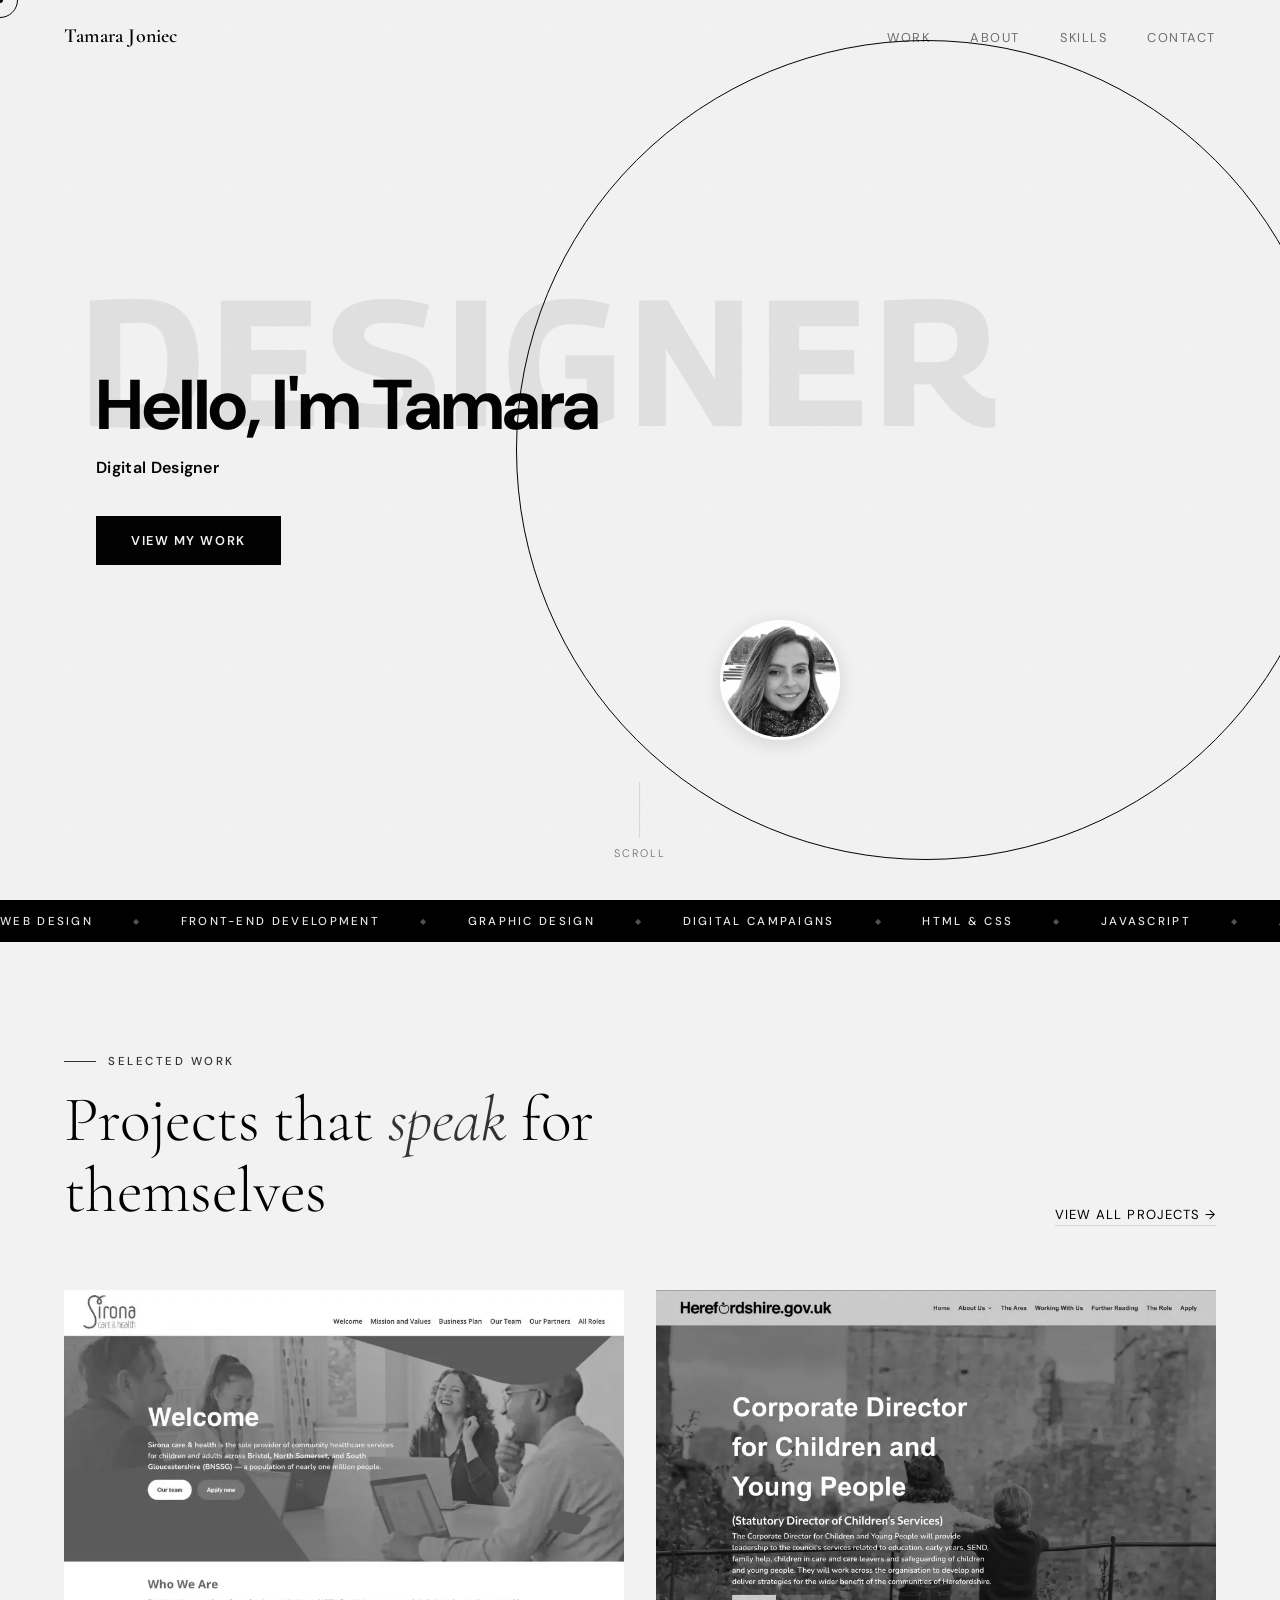
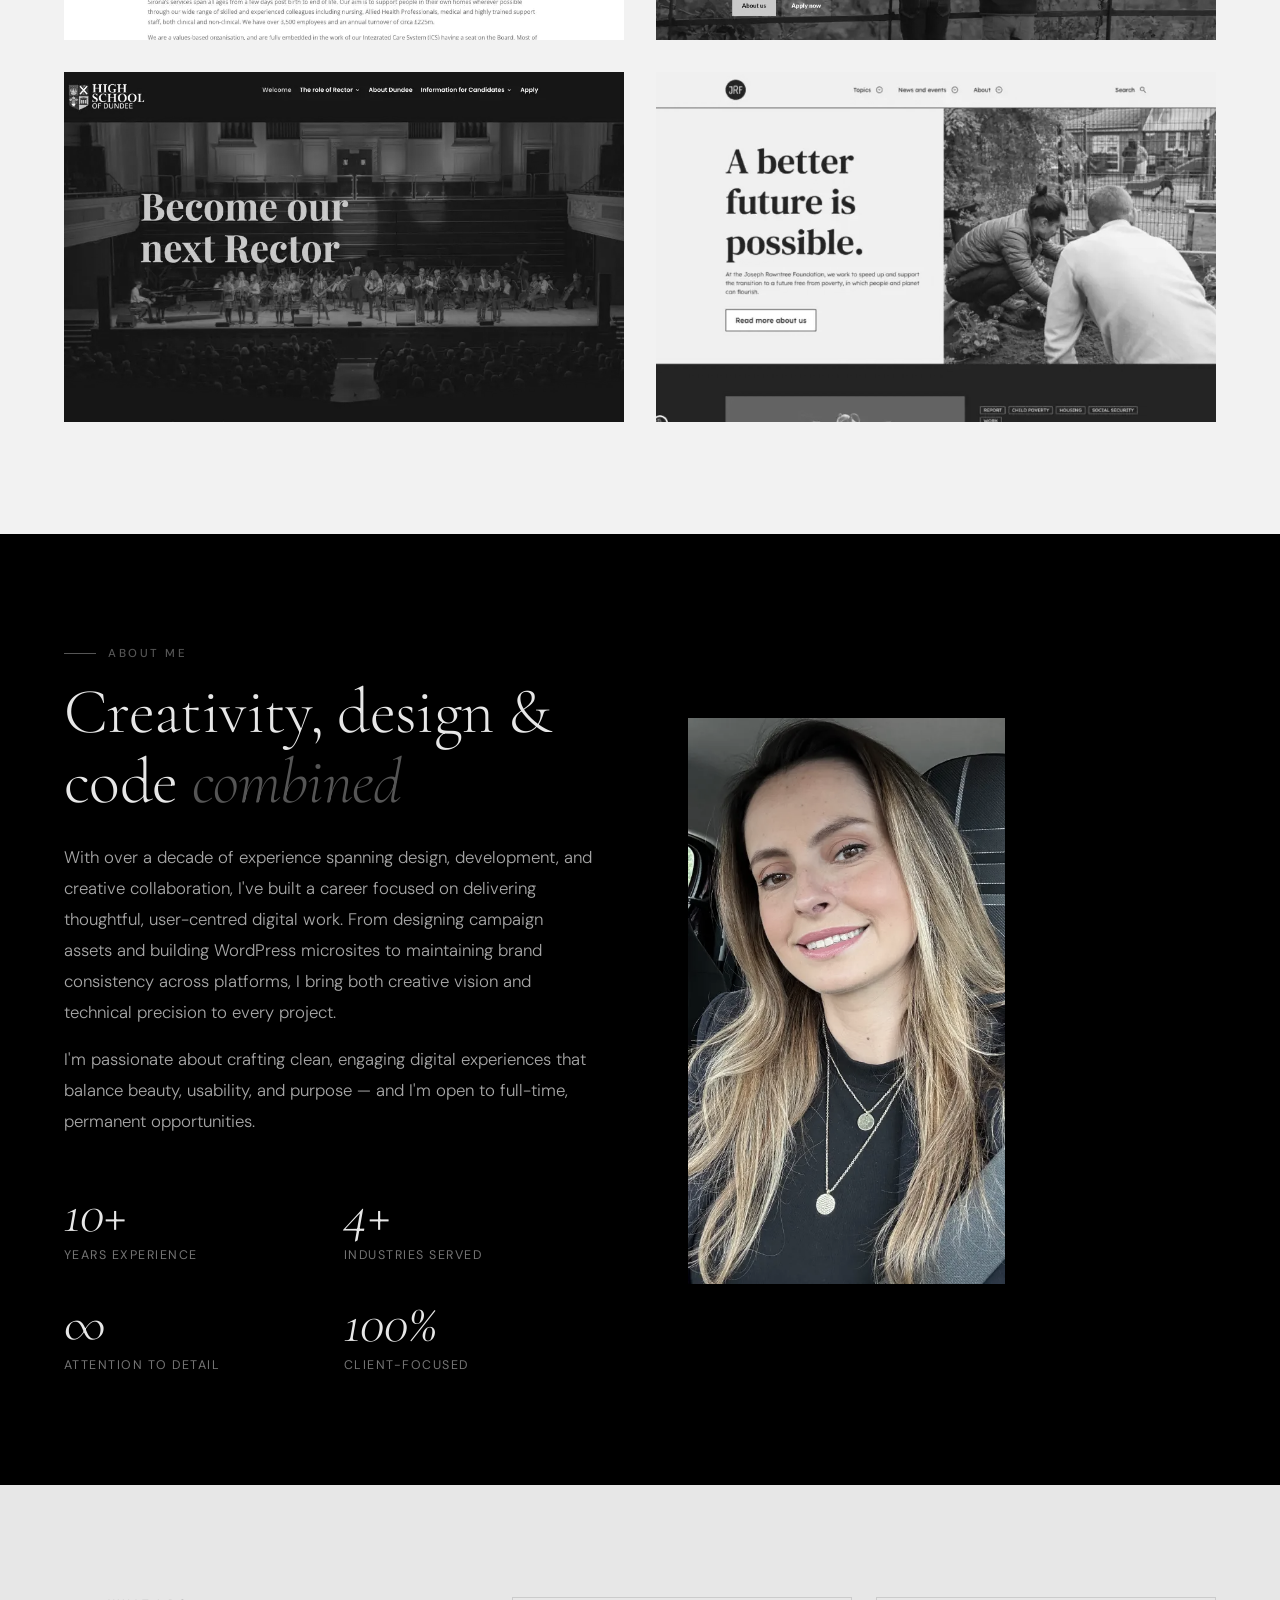
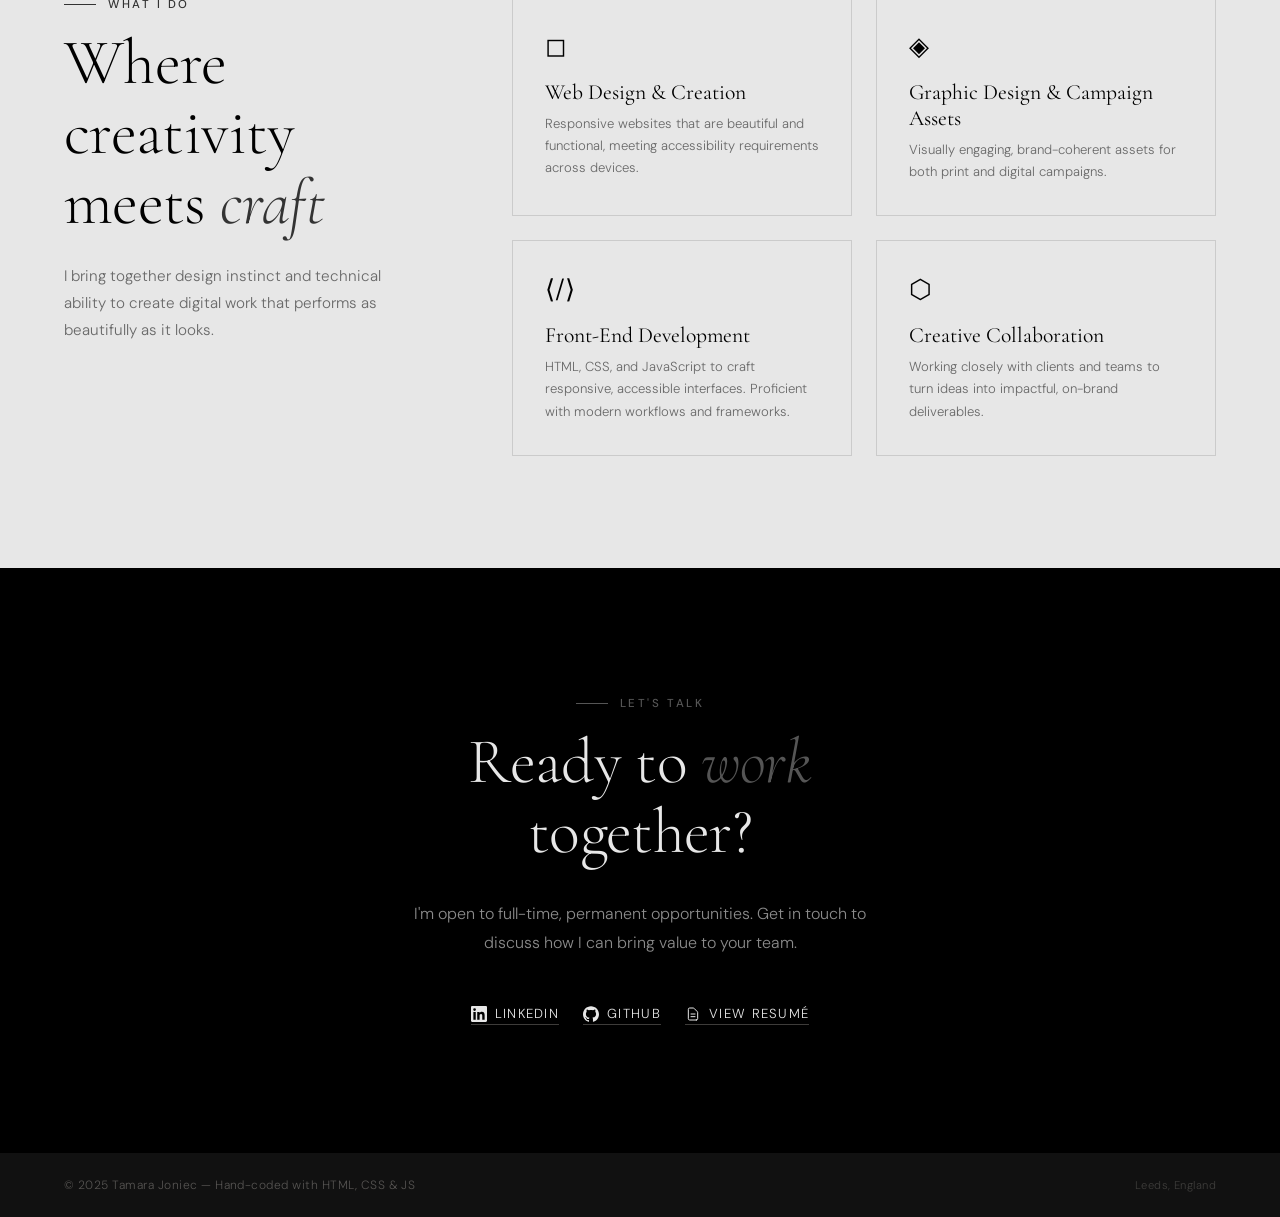
<file: index.html>
<!doctype html>
<html lang="en">
  <head>
    <meta charset="UTF-8" />
    <meta name="viewport" content="width=device-width, initial-scale=1.0" />
    <title>Tamara Joniec — Digital Content Designer</title>
    <link rel="preconnect" href="https://fonts.googleapis.com" />
    <link rel="preconnect" href="https://fonts.gstatic.com" crossorigin />
    <link
      href="https://fonts.googleapis.com/css2?family=Cormorant+Garamond:ital,wght@0,300;0,400;0,600;1,300;1,400&family=DM+Sans:wght@300;400;500&family=Georama:wght@400;500;600&display=swap"
      rel="stylesheet" />
    <style>
      /* ─── Reset & Tokens ──────────────────────────────────────── */
      *,
      *::before,
      *::after {
        box-sizing: border-box;
        margin: 0;
        padding: 0;
      }

      :root {
        --cream: #e7e7e7;
        --ink: #000000;
        --ink-60: rgba(0, 0, 0, 0.55);
        --ink-20: rgba(0, 0, 0, 0.12);
        --rust: #333333;
        --rust-lt: #555555;
        --sage: #666666;
        --warm-wt: #f2f2f2;

        --f-display: "Cormorant Garamond", Georgia, serif;
        --f-body: "DM Sans", sans-serif;

        --ease-out: cubic-bezier(0.16, 1, 0.3, 1);
        --ease-in-out: cubic-bezier(0.76, 0, 0.24, 1);
      }

      html {
        scroll-behavior: smooth;
        font-size: 16px;
      }

      body {
        background: var(--warm-wt);
        color: var(--ink);
        font-family: var(--f-body);
        font-weight: 300;
        overflow-x: hidden;
        cursor: none;
      }

      /* ─── Custom Cursor ─────────────────────────────────────── */
      #cursor-dot,
      #cursor-ring {
        position: fixed;
        border-radius: 50%;
        pointer-events: none;
        z-index: 9999;
        transform: translate(-50%, -50%);
        transition: opacity 0.3s;
      }
      #cursor-dot {
        width: 6px;
        height: 6px;
        background: var(--ink);
      }
      #cursor-ring {
        width: 36px;
        height: 36px;
        border: 1.5px solid var(--ink);
        transition:
          transform 0.12s var(--ease-out),
          width 0.3s,
          height 0.3s,
          background 0.3s;
      }
      body.cursor-hover #cursor-ring {
        width: 60px;
        height: 60px;
        background: rgba(0, 0, 0, 0.06);
      }

      /* ─── Noise Overlay ─────────────────────────────────────── */
      body::before {
        content: "";
        position: fixed;
        inset: 0;
        z-index: 1000;
        pointer-events: none;
        opacity: 0.025;
        background-image: url("data:image/svg+xml,%3Csvg viewBox='0 0 200 200' xmlns='http://www.w3.org/2000/svg'%3E%3Cfilter id='n'%3E%3CfeTurbulence type='fractalNoise' baseFrequency='.9' numOctaves='4' stitchTiles='stitch'/%3E%3C/filter%3E%3Crect width='100%25' height='100%25' filter='url(%23n)'/%3E%3C/svg%3E");
        background-size: 160px 160px;
      }

      /* ─── Nav ───────────────────────────────────────────────── */
      nav {
        position: fixed;
        top: 0;
        left: 0;
        right: 0;
        z-index: 500;
        display: flex;
        align-items: center;
        justify-content: space-between;
        padding: 1.5rem 4rem;
        transition:
          background 0.4s,
          backdrop-filter 0.4s,
          box-shadow 0.4s;
      }
      nav.scrolled {
        background: rgba(242, 242, 242, 0.92);
        backdrop-filter: blur(12px);
        box-shadow: 0 1px 0 var(--ink-20);
      }
      .nav-logo {
        font-family: var(--f-display);
        font-size: 1.25rem;
        font-weight: 600;
        letter-spacing: 0.01em;
        color: var(--ink);
        text-decoration: none;
      }
      .nav-links {
        display: flex;
        gap: 2.5rem;
        list-style: none;
      }
      .nav-links a {
        font-size: 0.8rem;
        font-weight: 400;
        letter-spacing: 0.12em;
        text-transform: uppercase;
        color: var(--ink-60);
        text-decoration: none;
        position: relative;
        transition: color 0.2s;
      }
      .nav-links a::after {
        content: "";
        position: absolute;
        bottom: -3px;
        left: 0;
        width: 0;
        height: 1px;
        background: var(--rust);
        transition: width 0.3s var(--ease-out);
      }
      .nav-links a:hover {
        color: var(--ink);
      }
      .nav-links a:hover::after {
        width: 100%;
      }

      /* ─── Hero ──────────────────────────────────────────────── */
      #hero {
        min-height: 100svh;
        display: grid;
        grid-template-columns: 1fr 1fr;
        align-items: center;
        padding: 0 6rem;
        position: relative;
        overflow: hidden;
        background: var(--warm-wt);
      }

      /* Large watermark word behind heading */
      .hero-bg-text {
        position: absolute;
        font-family: "Georama", var(--f-body);
        font-size: clamp(5rem, 14vw, 13rem);
        font-weight: 700;
        color: rgba(0, 0, 0, 0.07);
        letter-spacing: 0.04em;
        line-height: 1;
        top: 40%;
        left: 5rem;
        transform: translateY(-65%);
        pointer-events: none;
        white-space: nowrap;
        user-select: none;
        text-transform: uppercase;
      }

      /* Left: text content */
      .hero-content {
        position: relative;
        z-index: 2;
        padding: 8rem 0 6rem;
      }

      .hero-title {
        font-family: var(--f-body);
        font-size: clamp(2.8rem, 5.5vw, 5rem);
        font-weight: 700;
        line-height: 1.1;
        letter-spacing: -0.02em;
        color: var(--ink);
        margin-bottom: 1rem;
        opacity: 0;
        animation: fadeUp 0.9s var(--ease-out) 0.25s forwards;
      }

      .hero-sub {
        font-size: 1rem;
        font-weight: 600;
        line-height: 1;
        color: var(--ink);
        letter-spacing: 0.02em;
        margin-bottom: 2.5rem;
        opacity: 0;
        animation: fadeUp 0.9s var(--ease-out) 0.4s forwards;
      }

      .hero-cta {
        display: inline-flex;
        align-items: center;
        gap: 1rem;
        opacity: 0;
        animation: fadeUp 0.9s var(--ease-out) 0.55s forwards;
      }

      .btn-primary {
        display: inline-flex;
        align-items: center;
        gap: 0.6rem;
        background: var(--ink);
        color: #f2f2f2;
        padding: 1rem 2.2rem;
        font-family: var(--f-body);
        font-size: 0.8rem;
        font-weight: 600;
        letter-spacing: 0.12em;
        text-transform: uppercase;
        text-decoration: none;
        transition:
          background 0.25s,
          transform 0.25s var(--ease-out);
      }
      .btn-primary:hover {
        background: var(--rust);
        transform: translateY(-2px);
      }

      .btn-secondary {
        font-size: 0.82rem;
        font-weight: 400;
        letter-spacing: 0.08em;
        text-transform: uppercase;
        color: var(--ink);
        text-decoration: none;
        border-bottom: 1px solid var(--ink-20);
        padding-bottom: 2px;
        transition:
          border-color 0.25s,
          color 0.25s;
      }
      .btn-secondary:hover {
        color: var(--rust);
        border-color: var(--rust);
      }

      /* Right: large outline circle with avatar at bottom */
      .hero-circle-wrap {
        position: relative;
        display: flex;
        align-items: center;
        justify-content: center;
        height: 100vh;
        opacity: 0;
        animation: fadeIn 1.1s var(--ease-out) 0.3s forwards;
      }

      .hero-circle {
        position: absolute;
        /* oversized so it bleeds off the right edge */
        width: clamp(480px, 65vw, 820px);
        height: clamp(480px, 65vw, 820px);
        border-radius: 50%;
        border: 1.5px solid var(--ink);
        /* shift right so right half is clipped */
        right: -28%;
        top: 50%;
        transform: translateY(-50%);
      }

      .hero-avatar-wrap {
        position: absolute;
        /* sits on the bottom edge of the circle */
        bottom: 10rem;
        left: 5rem;
        display: flex;
        flex-direction: column;
        align-items: center;
        gap: 0.55rem;
      }

      .hero-avatar {
        width: 120px;
        height: 120px;
        border-radius: 50%;
        object-fit: cover;
        object-position: top;
        border: 3px solid #fff;
        box-shadow: 0 4px 20px rgba(0, 0, 0, 0.12);
        filter: grayscale(100%);
      }

      /* ─── Scroll indicator ──────────────────────────────────── */
      .scroll-hint {
        position: absolute;
        bottom: 2.5rem;
        left: 50%;
        transform: translateX(-50%);
        display: flex;
        flex-direction: column;
        align-items: center;
        gap: 0.5rem;
        font-size: 0.68rem;
        letter-spacing: 0.18em;
        text-transform: uppercase;
        color: var(--ink-60);
        opacity: 0;
        animation: fadeIn 1s var(--ease-out) 1.2s forwards;
      }
      .scroll-line {
        width: 1px;
        height: 3.5rem;
        background: var(--ink-20);
        position: relative;
        overflow: hidden;
      }
      .scroll-line::after {
        content: "";
        position: absolute;
        top: -100%;
        left: 0;
        width: 100%;
        height: 100%;
        background: var(--ink);
        animation: scrollDown 1.6s var(--ease-in-out) 1.4s infinite;
      }
      @keyframes scrollDown {
        0% {
          top: -100%;
        }
        100% {
          top: 100%;
        }
      }

      /* ─── Section Base ──────────────────────────────────────── */
      section {
        padding: 7rem 4rem;
      }
      .section-label {
        font-size: 0.72rem;
        font-weight: 500;
        letter-spacing: 0.22em;
        text-transform: uppercase;
        color: var(--rust);
        display: flex;
        align-items: center;
        gap: 0.75rem;
        margin-bottom: 1rem;
      }
      .section-label::before {
        content: "";
        width: 2rem;
        height: 1px;
        background: var(--rust);
      }
      h2.section-title {
        font-family: var(--f-display);
        font-size: clamp(2.5rem, 5vw, 4.5rem);
        font-weight: 300;
        line-height: 1.1;
        letter-spacing: -0.01em;
        max-width: 18ch;
      }
      h2.section-title em {
        font-style: italic;
        color: var(--rust);
      }

      /* ─── About ──────────────────────────────────────────────── */
      #about {
        display: grid;
        grid-template-columns: 1fr 1fr;
        gap: 6rem;
        align-items: center;
        background: var(--ink);
        color: var(--cream);
      }
      #about .section-label {
        color: var(--rust-lt);
      }
      #about .section-label::before {
        background: var(--rust-lt);
      }
      #about h2.section-title {
        color: var(--cream);
      }
      #about h2.section-title em {
        color: var(--rust-lt);
      }
      .about-body {
        font-size: 1.05rem;
        line-height: 1.85;
        color: rgba(231, 231, 231, 0.72);
        margin-top: 1.5rem;
      }
      .about-stats {
        display: grid;
        grid-template-columns: 1fr 1fr;
        gap: 2rem;
        margin-top: 3rem;
      }
      .stat-block {
      }
      .stat-num {
        font-family: var(--f-display);
        font-size: 3.5rem;
        font-weight: 300;
        font-style: italic;
        color: var(--cream);
        line-height: 1;
      }
      .stat-label {
        font-size: 0.78rem;
        font-weight: 400;
        letter-spacing: 0.12em;
        text-transform: uppercase;
        color: rgba(231, 231, 231, 0.5);
        margin-top: 0.35rem;
      }
      .about-img-grid {
        display: grid;
        grid-template-columns: 1fr 1fr;
        grid-template-rows: auto auto;
        gap: 1rem;
      }
      .about-img-grid img {
        width: 60%;
        height: 260px;
        object-fit: cover;
        object-position: top;
        filter: grayscale(30%);
      }
      .about-img-grid img:first-child {
        grid-column: 1 / -1;
        height: auto;
      }

      /* ─── Work / Projects ────────────────────────────────────── */
      #work {
        background: var(--warm-wt);
      }
      .work-header {
        display: flex;
        justify-content: space-between;
        align-items: flex-end;
        margin-bottom: 4rem;
      }
      .work-grid {
        display: grid;
        grid-template-columns: repeat(2, 1fr);
        gap: 2rem;
      }
      .project-card {
        position: relative;
        overflow: hidden;
        background: var(--cream);
        aspect-ratio: 16/10;
      }
      .project-card img {
        width: 100%;
        height: 100%;
        object-fit: cover;
        object-position: top;
        transition:
          transform 0.7s var(--ease-out),
          filter 0.5s;
        filter: grayscale(100%);
      }
      .project-card:hover img {
        transform: scale(1.06);
        filter: grayscale(0%);
      }

      .project-overlay {
        position: absolute;
        inset: 0;
        background: linear-gradient(to top, rgba(26, 22, 18, 0.88) 0%, transparent 55%);
        display: flex;
        flex-direction: column;
        justify-content: flex-end;
        padding: 2rem;
        opacity: 0;
        transform: translateY(8px);
        transition:
          opacity 0.4s var(--ease-out),
          transform 0.4s var(--ease-out);
      }
      .project-card:hover .project-overlay {
        opacity: 1;
        transform: translateY(0);
      }
      .project-name {
        font-family: var(--f-display);
        font-size: 1.8rem;
        font-weight: 300;
        font-style: italic;
        color: var(--cream);
        line-height: 1.1;
        margin-bottom: 0.4rem;
      }
      .project-tag {
        font-size: 0.7rem;
        font-weight: 500;
        letter-spacing: 0.16em;
        text-transform: uppercase;
        color: var(--rust-lt);
      }
      .project-arrow {
        position: absolute;
        top: 1.5rem;
        right: 1.5rem;
        width: 44px;
        height: 44px;
        background: var(--ink);
        color: #f2f2f2;
        display: flex;
        align-items: center;
        justify-content: center;
        font-size: 1.1rem;
        text-decoration: none;
        opacity: 0;
        transform: scale(0.8);
        transition:
          opacity 0.35s,
          transform 0.35s var(--ease-out);
      }
      .project-card:hover .project-arrow {
        opacity: 1;
        transform: scale(1);
      }

      /* ─── Skills ─────────────────────────────────────────────── */
      #skills {
        background: var(--cream);
        display: grid;
        grid-template-columns: 1fr 2fr;
        gap: 6rem;
        align-items: start;
      }
      .skills-grid {
        display: grid;
        grid-template-columns: 1fr 1fr;
        gap: 1.5rem;
      }
      .skill-card {
        padding: 2rem;
        border: 1px solid var(--ink-20);
        position: relative;
        overflow: hidden;
        transition:
          border-color 0.3s,
          transform 0.3s var(--ease-out);
      }
      .skill-card::before {
        content: "";
        position: absolute;
        inset: 0 0 auto 0;
        height: 2px;
        background: var(--rust);
        transform: scaleX(0);
        transform-origin: left;
        transition: transform 0.4s var(--ease-out);
      }
      .skill-card:hover {
        border-color: transparent;
        transform: translateY(-4px);
      }
      .skill-card:hover::before {
        transform: scaleX(1);
      }
      .skill-icon {
        font-size: 1.6rem;
        margin-bottom: 1rem;
      }
      .skill-name {
        font-family: var(--f-display);
        font-size: 1.35rem;
        font-weight: 400;
        margin-bottom: 0.5rem;
      }
      .skill-desc {
        font-size: 0.82rem;
        color: var(--ink-60);
        line-height: 1.7;
      }

      /* ─── Contact / Footer ───────────────────────────────────── */
      #contact {
        background: var(--ink);
        color: var(--cream);
        text-align: center;
        padding: 8rem 4rem;
      }
      #contact .section-label {
        justify-content: center;
        color: var(--rust-lt);
      }
      #contact .section-label::before {
        background: var(--rust-lt);
      }
      #contact h2.section-title {
        color: var(--cream);
        text-align: center;
        margin: 0.5rem auto 2rem;
        max-width: 20ch;
      }
      #contact h2.section-title em {
        color: var(--rust-lt);
      }
      .contact-sub {
        color: rgba(231, 231, 231, 0.6);
        max-width: 42ch;
        margin: 0 auto 3rem;
        line-height: 1.8;
        font-size: 1rem;
      }
      .contact-links {
        display: flex;
        align-items: center;
        justify-content: center;
        gap: 1.5rem;
        flex-wrap: wrap;
      }
      .contact-links a {
        display: inline-flex;
        align-items: center;
        gap: 0.5rem;
        color: var(--cream);
        text-decoration: none;
        font-size: 0.82rem;
        letter-spacing: 0.1em;
        text-transform: uppercase;
        border-bottom: 1px solid rgba(245, 240, 232, 0.25);
        padding-bottom: 2px;
        transition:
          color 0.2s,
          border-color 0.2s;
      }
      .contact-links a:hover {
        color: var(--rust-lt);
        border-color: var(--rust-lt);
      }

      .footer-bar {
        background: #111;
        padding: 1.5rem 4rem;
        display: flex;
        justify-content: space-between;
        align-items: center;
      }
      .footer-bar p {
        font-size: 0.75rem;
        color: rgba(245, 240, 232, 0.3);
        letter-spacing: 0.04em;
      }

      /* ─── Reveal Animations ─────────────────────────────────── */
      @keyframes fadeUp {
        from {
          opacity: 0;
          transform: translateY(32px);
        }
        to {
          opacity: 1;
          transform: translateY(0);
        }
      }
      @keyframes fadeIn {
        from {
          opacity: 0;
        }
        to {
          opacity: 1;
        }
      }
      .reveal {
        opacity: 0;
        transform: translateY(28px);
        transition:
          opacity 0.8s var(--ease-out),
          transform 0.8s var(--ease-out);
      }
      .reveal.visible {
        opacity: 1;
        transform: translateY(0);
      }
      .reveal-delay-1 {
        transition-delay: 0.1s;
      }
      .reveal-delay-2 {
        transition-delay: 0.2s;
      }
      .reveal-delay-3 {
        transition-delay: 0.3s;
      }
      .reveal-delay-4 {
        transition-delay: 0.4s;
      }

      /* ─── Mobile Nav Hamburger ───────────────────────────────── */
      .nav-toggle {
        display: none;
        flex-direction: column;
        gap: 5px;
        cursor: pointer;
      }
      .nav-toggle span {
        display: block;
        width: 24px;
        height: 1.5px;
        background: var(--ink);
        transition: 0.3s;
      }

      /* ─── Responsive ─────────────────────────────────────────── */
      @media (max-width: 900px) {
        nav {
          padding: 1.25rem 2rem;
        }
        .nav-toggle {
          display: flex;
          z-index: 600;
        }
        .nav-links {
          position: fixed;
          inset: 0;
          background: var(--warm-wt);
          flex-direction: column;
          align-items: center;
          justify-content: center;
          gap: 3rem;
          font-size: 1.1rem;
          transform: translateX(100%);
          transition: transform 0.4s var(--ease-out);
          z-index: 550;
        }
        .nav-links.open {
          transform: translateX(0);
        }
        .nav-links a {
          font-size: 1.1rem;
        }

        #hero {
          grid-template-columns: 1fr;
          padding: 7rem 2rem 4rem;
        }
        .hero-circle-wrap {
          height: 60vw;
          min-height: 300px;
        }
        .hero-circle {
          width: 80vw;
          height: 80vw;
          right: -30%;
        }
        .hero-avatar-wrap {
          right: 5rem;
          top: 3rem;
        }
        .hero-avatar {
          width: 90px;
          height: 90px;
        }

        section {
          padding: 5rem 2rem;
        }
        #about {
          grid-template-columns: 1fr;
          gap: 3rem;
        }
        .about-img-grid {
          display: none;
        }
        .work-grid {
          grid-template-columns: 1fr;
        }
        .work-header {
          flex-direction: column;
          align-items: flex-start;
          gap: 1rem;
        }
        #skills {
          grid-template-columns: 1fr;
          gap: 3rem;
        }
        .skills-grid {
          grid-template-columns: 1fr;
        }
        .footer-bar {
          flex-direction: column;
          gap: 0.75rem;
          text-align: center;
        }
      }

      @media (max-width: 500px) {
        .hero-avatar-wrap {
          left: 5rem;
          top: 3.5rem;
        }
        .hero-content {
          padding: 1rem 1rem;
        }
        .hero-bg-text {
          font-size: 3rem;
        }
      }

      /* ─── Horizontal rule accent ─────────────────────────────── */
      hr.accent {
        border: none;
        height: 1px;
        background: var(--ink-20);
        margin: 3rem 0;
      }

      /* Marquee strip */
      .marquee-strip {
        background: var(--ink);
        overflow: hidden;
        padding: 0.85rem 0;
        display: flex;
      }
      .marquee-track {
        display: flex;
        gap: 2.5rem;
        animation: marquee 18s linear infinite;
        white-space: nowrap;
      }
      .marquee-track span {
        font-size: 0.72rem;
        font-weight: 500;
        letter-spacing: 0.2em;
        text-transform: uppercase;
        color: var(--cream);
        flex-shrink: 0;
      }
      .marquee-track span.dot {
        color: rgba(231, 231, 231, 0.35);
        font-size: 0.5rem;
        align-self: center;
      }
      @keyframes marquee {
        from {
          transform: translateX(0);
        }
        to {
          transform: translateX(-50%);
        }
      }
    </style>
  </head>
  <body>
    <!-- Custom cursor -->
    <div id="cursor-dot"></div>
    <div id="cursor-ring"></div>

    <!-- Nav -->
    <nav id="main-nav">
      <a href="#" class="nav-logo">Tamara Joniec</a>
      <div class="nav-toggle" id="nav-toggle" aria-label="Menu"><span></span><span></span><span></span></div>
      <ul class="nav-links" id="nav-links">
        <li><a href="#work">Work</a></li>
        <li><a href="#about">About</a></li>
        <li><a href="#skills">Skills</a></li>
        <li><a href="#contact">Contact</a></li>
      </ul>
    </nav>

    <!-- Hero -->
    <section id="hero">
      <div class="hero-bg-text" aria-hidden="true">DESIGNER</div>

      <div class="hero-content">
        <h1 class="hero-title">Hello, I'm Tamara</h1>
        <p class="hero-sub">Digital Designer</p>
        <div class="hero-cta">
          <a href="#work" class="btn-primary">View My Work</a>
        </div>
      </div>

      <div class="hero-circle-wrap" aria-hidden="true">
        <div class="hero-circle"></div>
        <div class="hero-avatar-wrap">
          <img class="hero-avatar" src="./images/portrait-2.webp" alt="Tamara Joniec" />
        </div>
      </div>

      <div class="scroll-hint" aria-hidden="true">
        <div class="scroll-line"></div>
        <span>Scroll</span>
      </div>
    </section>

    <!-- Marquee -->
    <div class="marquee-strip" aria-hidden="true">
      <div class="marquee-track">
        <span>Web Design</span><span class="dot">◆</span> <span>Front-End Development</span><span class="dot">◆</span> <span>Graphic Design</span
        ><span class="dot">◆</span> <span>Digital Campaigns</span><span class="dot">◆</span> <span>HTML &amp; CSS</span><span class="dot">◆</span>
        <span>JavaScript</span><span class="dot">◆</span> <span>Accessibility</span><span class="dot">◆</span> <span>Brand Identity</span
        ><span class="dot">◆</span>
        <!-- duplicate for seamless loop -->
        <span>Web Design</span><span class="dot">◆</span> <span>Front-End Development</span><span class="dot">◆</span> <span>Graphic Design</span
        ><span class="dot">◆</span> <span>Digital Campaigns</span><span class="dot">◆</span> <span>HTML &amp; CSS</span><span class="dot">◆</span>
        <span>JavaScript</span><span class="dot">◆</span> <span>Accessibility</span><span class="dot">◆</span> <span>Brand Identity</span
        ><span class="dot">◆</span>
      </div>
    </div>

    <!-- Work -->
    <section id="work">
      <div class="work-header">
        <div>
          <p class="section-label reveal">Selected Work</p>
          <h2 class="section-title reveal reveal-delay-1">Projects that <em>speak</em> for themselves</h2>
        </div>
        <a href="./work.html" rel="noopener" class="btn-secondary reveal">View all projects →</a>
      </div>

      <div class="work-grid">
        <a href="https://sirona-appointments.co.uk/" target="_blank" rel="noopener" class="project-card reveal">
          <img src="./images/Sirona.webp" alt="Sirona Appointments website screenshot" loading="lazy" />
          <div class="project-overlay">
            <p class="project-tag">Web Design &amp; Development</p>
            <h3 class="project-name">Sirona Appointments</h3>
          </div>
          <div class="project-arrow" aria-label="View project">↗</div>
        </a>

        <a href="https://join-herefordshire.co.uk/" target="_blank" rel="noopener" class="project-card reveal reveal-delay-1">
          <img src="./images/Herefordshire-1.webp" alt="Join Herefordshire website screenshot" loading="lazy" />
          <div class="project-overlay">
            <p class="project-tag">Web Design &amp; Development</p>
            <h3 class="project-name">Join Herefordshire</h3>
          </div>
          <div class="project-arrow" aria-label="View project">↗</div>
        </a>

        <a href="https://hsdrector.co.uk/" target="_blank" rel="noopener" class="project-card reveal reveal-delay-2">
          <img src="./images/rector.webp" alt="HSD Rector website screenshot" loading="lazy" />
          <div class="project-overlay">
            <p class="project-tag">Web Design &amp; Development</p>
            <h3 class="project-name">HSD Rector</h3>
          </div>
          <div class="project-arrow" aria-label="View project">↗</div>
        </a>

        <a href="https://www.jrf.org.uk/" target="_blank" rel="noopener" class="project-card reveal reveal-delay-3">
          <img src="./images/JRF.webp" alt="JRF website screenshot" loading="lazy" />
          <div class="project-overlay">
            <p class="project-tag">Digital Campaign</p>
            <h3 class="project-name">Joseph Rowntree Foundation</h3>
          </div>
          <div class="project-arrow" aria-label="View project">↗</div>
        </a>
      </div>
    </section>

    <!-- About -->
    <section id="about">
      <div class="about-text">
        <p class="section-label reveal">About Me</p>
        <h2 class="section-title reveal reveal-delay-1">Creativity, design &amp; code <em>combined</em></h2>
        <p class="about-body reveal reveal-delay-2">
          With over a decade of experience spanning design, development, and creative collaboration, I've built a career focused on delivering thoughtful,
          user-centred digital work. From designing campaign assets and building WordPress microsites to maintaining brand consistency across platforms, I bring
          both creative vision and technical precision to every project.
        </p>
        <p class="about-body reveal reveal-delay-2" style="margin-top: 1rem">
          I'm passionate about crafting clean, engaging digital experiences that balance beauty, usability, and purpose — and I'm open to full-time, permanent
          opportunities.
        </p>
        <div class="about-stats reveal reveal-delay-3">
          <div class="stat-block">
            <div class="stat-num">10+</div>
            <div class="stat-label">Years Experience</div>
          </div>
          <div class="stat-block">
            <div class="stat-num">4+</div>
            <div class="stat-label">Industries served</div>
          </div>
          <div class="stat-block">
            <div class="stat-num">∞</div>
            <div class="stat-label">Attention to detail</div>
          </div>
          <div class="stat-block">
            <div class="stat-num">100%</div>
            <div class="stat-label">Client-focused</div>
          </div>
        </div>
      </div>
      <div class="about-img-grid reveal reveal-delay-2">
        <img src="./images/portrait-1.webp" alt="Tamara Joniec" loading="lazy" />
      </div>
    </section>

    <!-- Skills -->
    <section id="skills">
      <div>
        <p class="section-label reveal">What I Do</p>
        <h2 class="section-title reveal reveal-delay-1">Where creativity meets <em>craft</em></h2>
        <p style="margin-top: 1.5rem; font-size: 0.95rem; line-height: 1.8; color: var(--ink-60); max-width: 32ch" class="reveal reveal-delay-2">
          I bring together design instinct and technical ability to create digital work that performs as beautifully as it looks.
        </p>
      </div>

      <div class="skills-grid">
        <div class="skill-card reveal">
          <div class="skill-icon">◻</div>
          <div class="skill-name">Web Design &amp; Creation</div>
          <p class="skill-desc">Responsive websites that are beautiful and functional, meeting accessibility requirements across devices.</p>
        </div>
        <div class="skill-card reveal reveal-delay-1">
          <div class="skill-icon">◈</div>
          <div class="skill-name">Graphic Design &amp; Campaign Assets</div>
          <p class="skill-desc">Visually engaging, brand-coherent assets for both print and digital campaigns.</p>
        </div>
        <div class="skill-card reveal reveal-delay-2">
          <div class="skill-icon">⟨/⟩</div>
          <div class="skill-name">Front-End Development</div>
          <p class="skill-desc">HTML, CSS, and JavaScript to craft responsive, accessible interfaces. Proficient with modern workflows and frameworks.</p>
        </div>
        <div class="skill-card reveal reveal-delay-3">
          <div class="skill-icon">⬡</div>
          <div class="skill-name">Creative Collaboration</div>
          <p class="skill-desc">Working closely with clients and teams to turn ideas into impactful, on-brand deliverables.</p>
        </div>
      </div>
    </section>

    <!-- Contact -->
    <section id="contact">
      <p class="section-label reveal">Let's Talk</p>
      <h2 class="section-title reveal reveal-delay-1">Ready to <em>work</em><br />together?</h2>
      <p class="contact-sub reveal reveal-delay-2">
        I'm open to full-time, permanent opportunities. Get in touch to discuss how I can bring value to your team.
      </p>
      <div class="contact-links reveal reveal-delay-3">
        <a href="https://www.linkedin.com/in/tamara-joniec/" target="_blank" rel="noopener">
          <svg width="16" height="16" fill="currentColor" viewBox="0 0 24 24">
            <path
              d="M20.447 20.452h-3.554v-5.569c0-1.328-.027-3.037-1.852-3.037-1.853 0-2.136 1.445-2.136 2.939v5.667H9.351V9h3.414v1.561h.046c.477-.9 1.637-1.85 3.37-1.85 3.601 0 4.267 2.37 4.267 5.455v6.286zM5.337 7.433a2.062 2.062 0 01-2.063-2.065 2.064 2.064 0 112.063 2.065zm1.782 13.019H3.555V9h3.564v11.452zM22.225 0H1.771C.792 0 0 .774 0 1.729v20.542C0 23.227.792 24 1.771 24h20.451C23.2 24 24 23.227 24 22.271V1.729C24 .774 23.2 0 22.222 0h.003z" />
          </svg>
          LinkedIn
        </a>
        <a href="https://github.com/TamaraJoniec" target="_blank" rel="noopener">
          <svg width="16" height="16" fill="currentColor" viewBox="0 0 24 24">
            <path
              d="M12 .297c-6.63 0-12 5.373-12 12 0 5.303 3.438 9.8 8.205 11.385.6.113.82-.258.82-.577 0-.285-.01-1.04-.015-2.04-3.338.724-4.042-1.61-4.042-1.61C4.422 18.07 3.633 17.7 3.633 17.7c-1.087-.744.084-.729.084-.729 1.205.084 1.838 1.236 1.838 1.236 1.07 1.835 2.809 1.305 3.495.998.108-.776.417-1.305.76-1.605-2.665-.3-5.466-1.332-5.466-5.93 0-1.31.465-2.38 1.235-3.22-.135-.303-.54-1.523.105-3.176 0 0 1.005-.322 3.3 1.23.96-.267 1.98-.399 3-.405 1.02.006 2.04.138 3 .405 2.28-1.552 3.285-1.23 3.285-1.23.645 1.653.24 2.873.12 3.176.765.84 1.23 1.91 1.23 3.22 0 4.61-2.805 5.625-5.475 5.92.42.36.81 1.096.81 2.22 0 1.606-.015 2.896-.015 3.286 0 .315.21.69.825.57C20.565 22.092 24 17.592 24 12.297c0-6.627-5.373-12-12-12" />
          </svg>
          GitHub
        </a>
        <a href="./cv.html" target="_blank" rel="noopener">
          <svg width="16" height="16" fill="none" viewBox="0 0 24 24" stroke="currentColor" stroke-width="1.5">
            <path
              stroke-linecap="round"
              stroke-linejoin="round"
              d="M9 12h6m-6 4h6m2 5H7a2 2 0 01-2-2V5a2 2 0 012-2h5.586a1 1 0 01.707.293l5.414 5.414a1 1 0 01.293.707V19a2 2 0 01-2 2z" />
          </svg>
          View Resumé
        </a>
      </div>
    </section>

    <!-- Footer -->
    <footer class="footer-bar">
      <p>© 2025 Tamara Joniec — Hand-coded with HTML, CSS &amp; JS</p>
      <p style="font-size: 0.7rem; color: rgba(245, 240, 232, 0.2)">Leeds, England</p>
    </footer>

    <script>
      // ── Cursor ──────────────────────────────────────
      const dot = document.getElementById("cursor-dot");
      const ring = document.getElementById("cursor-ring");
      let mx = 0,
        my = 0,
        rx = 0,
        ry = 0;

      document.addEventListener("mousemove", (e) => {
        mx = e.clientX;
        my = e.clientY;
      });

      (function animateCursor() {
        rx += (mx - rx) * 0.14;
        ry += (my - ry) * 0.14;
        dot.style.left = mx + "px";
        dot.style.top = my + "px";
        ring.style.left = rx + "px";
        ring.style.top = ry + "px";
        requestAnimationFrame(animateCursor);
      })();

      document.querySelectorAll("a, button, .project-card").forEach((el) => {
        el.addEventListener("mouseenter", () => document.body.classList.add("cursor-hover"));
        el.addEventListener("mouseleave", () => document.body.classList.remove("cursor-hover"));
      });

      // ── Sticky Nav ──────────────────────────────────
      const nav = document.getElementById("main-nav");
      window.addEventListener("scroll", () => {
        nav.classList.toggle("scrolled", window.scrollY > 60);
      });

      // ── Mobile Nav ──────────────────────────────────
      const toggle = document.getElementById("nav-toggle");
      const navLinks = document.getElementById("nav-links");
      toggle.addEventListener("click", () => {
        navLinks.classList.toggle("open");
      });
      navLinks.querySelectorAll("a").forEach((a) => {
        a.addEventListener("click", () => navLinks.classList.remove("open"));
      });

      // ── Scroll Reveal ───────────────────────────────
      const reveals = document.querySelectorAll(".reveal");
      const observer = new IntersectionObserver(
        (entries) => {
          entries.forEach((entry) => {
            if (entry.isIntersecting) {
              entry.target.classList.add("visible");
              observer.unobserve(entry.target);
            }
          });
        },
        { threshold: 0.12 },
      );
      reveals.forEach((el) => observer.observe(el));

      // ── Parallax hero bg text ───────────────────────
      const bgText = document.querySelector(".hero-bg-text");
      window.addEventListener("scroll", () => {
        if (bgText) bgText.style.transform = `translateY(calc(-50% + ${window.scrollY * 0.3}px))`;
      });
    </script>
  </body>
</html>
</file>
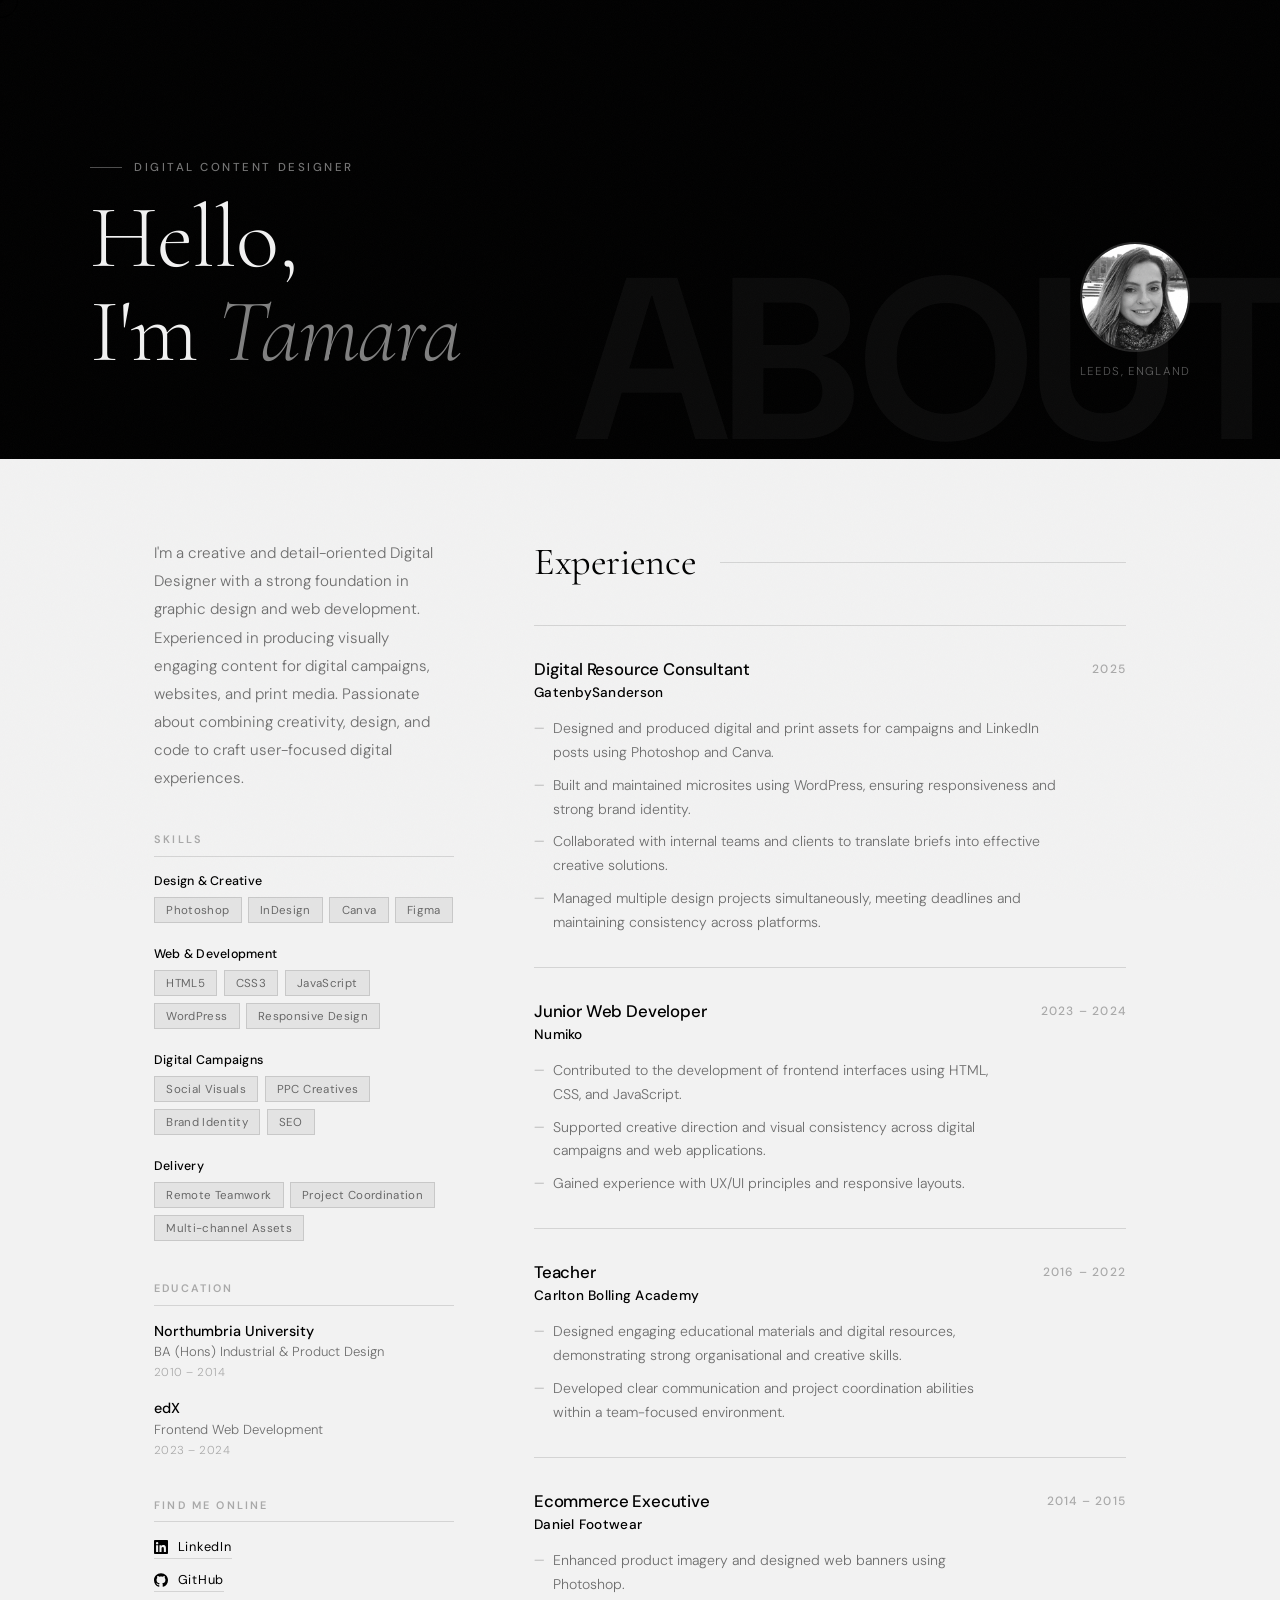
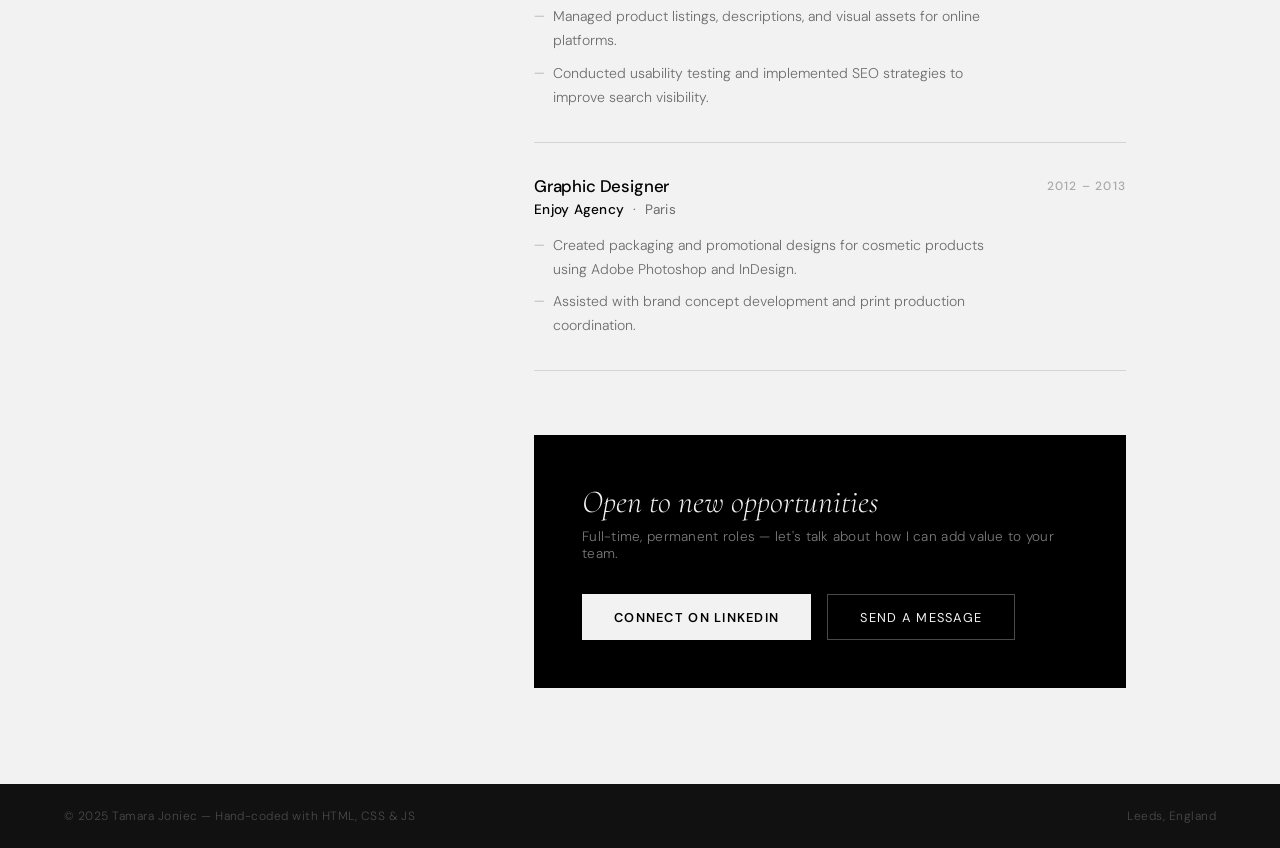
<file: cv.html>
<!doctype html>
<html lang="en">
  <head>
    <meta charset="UTF-8" />
    <meta name="viewport" content="width=device-width, initial-scale=1.0" />
    <title>About — Tamara Joniec</title>
    <link rel="preconnect" href="https://fonts.googleapis.com" />
    <link rel="preconnect" href="https://fonts.gstatic.com" crossorigin />
    <link
      href="https://fonts.googleapis.com/css2?family=Cormorant+Garamond:ital,wght@0,300;0,400;0,600;1,300;1,400&family=DM+Sans:wght@300;400;500;600&display=swap"
      rel="stylesheet" />
    <style>
      /* ─── Reset & Tokens ─────────────────────────────────── */
      *,
      *::before,
      *::after {
        box-sizing: border-box;
        margin: 0;
        padding: 0;
      }

      :root {
        --cream: #e7e7e7;
        --ink: #000000;
        --ink-60: rgba(0, 0, 0, 0.55);
        --ink-30: rgba(0, 0, 0, 0.3);
        --ink-20: rgba(0, 0, 0, 0.12);
        --ink-08: rgba(0, 0, 0, 0.06);
        --rust: #333333;
        --rust-lt: #555555;
        --warm-wt: #f2f2f2;

        --f-display: "Cormorant Garamond", Georgia, serif;
        --f-body: "DM Sans", sans-serif;

        --ease-out: cubic-bezier(0.16, 1, 0.3, 1);
        --ease-in-out: cubic-bezier(0.76, 0, 0.24, 1);

        --max-w: 1100px;
        --pad-x: clamp(1.5rem, 5vw, 5rem);
      }

      html {
        scroll-behavior: smooth;
        font-size: 16px;
      }

      body {
        background: var(--warm-wt);
        color: var(--ink);
        font-family: var(--f-body);
        font-weight: 300;
        overflow-x: hidden;
        cursor: none;
      }

      /* ─── Noise overlay ─────────────────────────────────── */
      body::before {
        content: "";
        position: fixed;
        inset: 0;
        z-index: 1000;
        pointer-events: none;
        opacity: 0.025;
        background-image: url("data:image/svg+xml,%3Csvg viewBox='0 0 200 200' xmlns='http://www.w3.org/2000/svg'%3E%3Cfilter id='n'%3E%3CfeTurbulence type='fractalNoise' baseFrequency='.9' numOctaves='4' stitchTiles='stitch'/%3E%3C/filter%3E%3Crect width='100%25' height='100%25' filter='url(%23n)'/%3E%3C/svg%3E");
        background-size: 160px 160px;
      }

      /* ─── Custom Cursor ─────────────────────────────────── */
      #cursor-dot,
      #cursor-ring {
        position: fixed;
        border-radius: 50%;
        pointer-events: none;
        z-index: 9999;
        transform: translate(-50%, -50%);
        transition: opacity 0.3s;
      }
      #cursor-dot {
        width: 6px;
        height: 6px;
        background: var(--ink);
      }
      #cursor-ring {
        width: 36px;
        height: 36px;
        border: 1.5px solid var(--ink);
        transition:
          transform 0.12s var(--ease-out),
          width 0.3s,
          height 0.3s,
          background 0.3s;
      }
      body.cursor-hover #cursor-ring {
        width: 56px;
        height: 56px;
        background: rgba(0, 0, 0, 0.05);
      }

      /* ─── Nav ────────────────────────────────────────────── */
      nav {
        position: fixed;
        top: 0;
        left: 0;
        right: 0;
        z-index: 500;
        display: flex;
        align-items: center;
        justify-content: space-between;
        padding: 1.5rem var(--pad-x);
        transition:
          background 0.4s,
          box-shadow 0.4s;
      }
      nav.scrolled {
        background: rgba(242, 242, 242, 0.92);
        backdrop-filter: blur(12px);
        box-shadow: 0 1px 0 var(--ink-20);
      }
      .nav-logo {
        font-family: var(--f-display);
        font-size: 1.25rem;
        font-weight: 600;
        letter-spacing: 0.01em;
        color: var(--ink);
        text-decoration: none;
      }
      .nav-links {
        display: flex;
        gap: 2.5rem;
        list-style: none;
      }
      .nav-links a {
        font-size: 0.8rem;
        font-weight: 400;
        letter-spacing: 0.12em;
        text-transform: uppercase;
        color: var(--ink-60);
        text-decoration: none;
        position: relative;
        transition: color 0.2s;
      }
      .nav-links a.active {
        color: var(--ink);
      }
      .nav-links a::after {
        content: "";
        position: absolute;
        bottom: -3px;
        left: 0;
        width: 0;
        height: 1px;
        background: var(--ink);
        transition: width 0.3s var(--ease-out);
      }
      .nav-links a:hover,
      .nav-links a.active {
        color: var(--ink);
      }
      .nav-links a:hover::after,
      .nav-links a.active::after {
        width: 100%;
      }
      .nav-toggle {
        display: none;
        flex-direction: column;
        gap: 5px;
        cursor: pointer;
        z-index: 600;
      }
      .nav-toggle span {
        display: block;
        width: 24px;
        height: 1.5px;
        background: var(--ink);
        transition: 0.3s;
      }

      /* ─── Page Header ────────────────────────────────────── */
      .page-header {
        padding: 10rem var(--pad-x) 5rem;
        background: var(--ink);
        position: relative;
        overflow: hidden;
      }
      .page-header-bg {
        position: absolute;
        font-family: var(--f-body);
        font-size: clamp(5rem, 18vw, 16rem);
        font-weight: 700;
        text-transform: uppercase;
        letter-spacing: -0.02em;
        color: rgba(255, 255, 255, 0.04);
        bottom: -1rem;
        right: -1rem;
        line-height: 1;
        pointer-events: none;
        user-select: none;
      }
      .page-header-inner {
        max-width: var(--max-w);
        margin: 0 auto;
        display: grid;
        grid-template-columns: 1fr auto;
        align-items: end;
        gap: 3rem;
      }
      .page-eyebrow {
        font-size: 0.72rem;
        font-weight: 500;
        letter-spacing: 0.22em;
        text-transform: uppercase;
        color: rgba(255, 255, 255, 0.45);
        display: flex;
        align-items: center;
        gap: 0.75rem;
        margin-bottom: 1rem;
        opacity: 0;
        animation: fadeUp 0.7s var(--ease-out) 0.1s forwards;
      }
      .page-eyebrow::before {
        content: "";
        width: 2rem;
        height: 1px;
        background: rgba(255, 255, 255, 0.3);
      }
      .page-title {
        font-family: var(--f-display);
        font-size: clamp(3rem, 7vw, 6rem);
        font-weight: 300;
        line-height: 1.05;
        color: #f2f2f2;
        letter-spacing: -0.01em;
        opacity: 0;
        animation: fadeUp 0.8s var(--ease-out) 0.2s forwards;
      }
      .page-title em {
        font-style: italic;
        color: rgba(255, 255, 255, 0.5);
      }
      .page-header-avatar {
        opacity: 0;
        animation: fadeIn 0.9s var(--ease-out) 0.35s forwards;
        display: flex;
        flex-direction: column;
        align-items: center;
        gap: 0.75rem;
      }
      .page-header-avatar img {
        width: 110px;
        height: 110px;
        border-radius: 50%;
        object-fit: cover;
        object-position: top;
        border: 2px solid rgba(255, 255, 255, 0.15);
        filter: grayscale(100%);
      }
      .page-header-avatar span {
        font-size: 0.72rem;
        letter-spacing: 0.1em;
        text-transform: uppercase;
        color: rgba(255, 255, 255, 0.35);
      }

      /* ─── Main Layout ────────────────────────────────────── */
      .page-body {
        max-width: var(--max-w);
        margin: 0 auto;
        padding: 5rem var(--pad-x) 6rem;
        display: grid;
        grid-template-columns: 300px 1fr;
        gap: 5rem;
        align-items: start;
      }

      /* ─── Sidebar ────────────────────────────────────────── */
      .sidebar {
        position: sticky;
        top: 7rem;
      }

      .sidebar-bio {
        font-size: 0.95rem;
        line-height: 1.85;
        color: var(--ink-60);
        margin-bottom: 2.5rem;
        opacity: 0;
        animation: fadeUp 0.8s var(--ease-out) 0.3s forwards;
      }

      .sidebar-section {
        margin-bottom: 2.5rem;
      }
      .sidebar-label {
        font-size: 0.68rem;
        font-weight: 600;
        letter-spacing: 0.2em;
        text-transform: uppercase;
        color: var(--ink-30);
        margin-bottom: 1rem;
        padding-bottom: 0.6rem;
        border-bottom: 1px solid var(--ink-20);
      }

      .skill-group {
        margin-bottom: 1.4rem;
      }
      .skill-group-name {
        font-size: 0.78rem;
        font-weight: 500;
        color: var(--ink);
        margin-bottom: 0.5rem;
        letter-spacing: 0.02em;
      }
      .skill-tags {
        display: flex;
        flex-wrap: wrap;
        gap: 0.4rem;
      }
      .skill-tag {
        font-size: 0.72rem;
        font-weight: 400;
        background: var(--ink-08);
        color: var(--ink-60);
        padding: 0.3rem 0.7rem;
        border: 1px solid var(--ink-20);
        letter-spacing: 0.03em;
        transition:
          background 0.2s,
          color 0.2s,
          border-color 0.2s;
      }
      .skill-tag:hover {
        background: var(--ink);
        color: #f2f2f2;
        border-color: var(--ink);
      }

      .edu-item {
        margin-bottom: 1.2rem;
      }
      .edu-school {
        font-size: 0.9rem;
        font-weight: 500;
        color: var(--ink);
      }
      .edu-degree {
        font-size: 0.82rem;
        color: var(--ink-60);
        margin-top: 0.15rem;
        line-height: 1.5;
      }
      .edu-year {
        font-size: 0.72rem;
        color: var(--ink-30);
        margin-top: 0.2rem;
        letter-spacing: 0.04em;
      }

      .sidebar-links {
        display: flex;
        flex-direction: column;
        gap: 0.75rem;
      }
      .sidebar-link {
        display: inline-flex;
        align-items: center;
        gap: 0.6rem;
        font-size: 0.8rem;
        font-weight: 400;
        letter-spacing: 0.06em;
        text-decoration: none;
        color: var(--ink);
        border-bottom: 1px solid var(--ink-20);
        padding-bottom: 3px;
        transition:
          color 0.2s,
          border-color 0.2s;
        width: fit-content;
      }
      .sidebar-link:hover {
        color: var(--rust-lt);
        border-color: var(--rust-lt);
      }

      /* ─── Main Content ───────────────────────────────────── */
      .main-content {
      }

      /* Section heading row */
      .content-section {
        margin-bottom: 4rem;
      }
      .content-section-header {
        display: flex;
        align-items: center;
        gap: 1.5rem;
        margin-bottom: 2.5rem;
      }
      .content-section-title {
        font-family: var(--f-display);
        font-size: clamp(1.8rem, 3vw, 2.5rem);
        font-weight: 400;
        letter-spacing: -0.01em;
        color: var(--ink);
        white-space: nowrap;
      }
      .content-section-line {
        flex: 1;
        height: 1px;
        background: var(--ink-20);
      }

      /* ─── Experience Cards ───────────────────────────────── */
      .exp-list {
        display: flex;
        flex-direction: column;
        gap: 0;
      }

      .exp-card {
        display: grid;
        grid-template-columns: 1fr auto;
        gap: 1rem 2rem;
        padding: 2rem 0;
        border-bottom: 1px solid var(--ink-20);
        position: relative;
        transition: background 0.2s;
      }
      .exp-card:first-child {
        border-top: 1px solid var(--ink-20);
      }

      .exp-card::before {
        content: "";
        position: absolute;
        left: -var(--pad-x);
        right: -var(--pad-x);
        top: 0;
        bottom: 0;
        background: var(--ink-08);
        opacity: 0;
        transition: opacity 0.3s;
        pointer-events: none;
      }
      .exp-card:hover::before {
        opacity: 1;
      }

      .exp-main {
      }
      .exp-role {
        font-size: 1.05rem;
        font-weight: 500;
        color: var(--ink);
        margin-bottom: 0.25rem;
        letter-spacing: -0.01em;
      }
      .exp-company {
        font-size: 0.85rem;
        font-weight: 400;
        color: var(--ink-60);
        margin-bottom: 1rem;
        letter-spacing: 0.02em;
      }
      .exp-company strong {
        color: var(--ink);
        font-weight: 500;
      }
      .exp-bullets {
        list-style: none;
        display: flex;
        flex-direction: column;
        gap: 0.55rem;
      }
      .exp-bullets li {
        font-size: 0.88rem;
        color: var(--ink-60);
        line-height: 1.7;
        padding-left: 1.2rem;
        position: relative;
      }
      .exp-bullets li::before {
        content: "—";
        position: absolute;
        left: 0;
        color: var(--ink-30);
        font-size: 0.8rem;
      }

      .exp-meta {
        text-align: right;
        padding-top: 0.2rem;
      }
      .exp-years {
        font-size: 0.75rem;
        font-weight: 500;
        letter-spacing: 0.1em;
        text-transform: uppercase;
        color: var(--ink-30);
        white-space: nowrap;
      }
      .exp-tag {
        display: inline-block;
        margin-top: 0.6rem;
        font-size: 0.68rem;
        font-weight: 500;
        letter-spacing: 0.1em;
        text-transform: uppercase;
        background: var(--ink);
        color: #f2f2f2;
        padding: 0.25rem 0.65rem;
      }
      .exp-tag.current {
        background: var(--ink);
      }

      /* ─── CTA Strip ──────────────────────────────────────── */
      .cta-strip {
        margin-top: 4rem;
        background: var(--ink);
        padding: 3rem;
        display: flex;
        align-items: center;
        justify-content: space-between;
        gap: 2rem;
        flex-wrap: wrap;
      }
      .cta-strip-text {
      }
      .cta-strip-title {
        font-family: var(--f-display);
        font-size: 2rem;
        font-weight: 300;
        font-style: italic;
        color: #f2f2f2;
        line-height: 1.2;
        margin-bottom: 0.4rem;
      }
      .cta-strip-sub {
        font-size: 0.85rem;
        color: rgba(242, 242, 242, 0.5);
        letter-spacing: 0.02em;
      }
      .cta-strip-actions {
        display: flex;
        gap: 1rem;
        flex-wrap: wrap;
      }
      .btn-white {
        display: inline-flex;
        align-items: center;
        gap: 0.5rem;
        background: #f2f2f2;
        color: var(--ink);
        padding: 0.85rem 2rem;
        font-size: 0.8rem;
        font-weight: 600;
        letter-spacing: 0.1em;
        text-transform: uppercase;
        text-decoration: none;
        transition:
          background 0.25s,
          transform 0.25s var(--ease-out);
      }
      .btn-white:hover {
        background: #fff;
        transform: translateY(-2px);
      }
      .btn-outline-white {
        display: inline-flex;
        align-items: center;
        gap: 0.5rem;
        border: 1px solid rgba(242, 242, 242, 0.3);
        color: #f2f2f2;
        padding: 0.85rem 2rem;
        font-size: 0.8rem;
        font-weight: 400;
        letter-spacing: 0.1em;
        text-transform: uppercase;
        text-decoration: none;
        transition:
          border-color 0.25s,
          background 0.25s;
      }
      .btn-outline-white:hover {
        border-color: #f2f2f2;
        background: rgba(242, 242, 242, 0.06);
      }

      /* ─── Footer ─────────────────────────────────────────── */
      .footer-bar {
        background: #111;
        padding: 1.5rem var(--pad-x);
        display: flex;
        justify-content: space-between;
        align-items: center;
      }
      .footer-bar p {
        font-size: 0.75rem;
        color: rgba(242, 242, 242, 0.25);
        letter-spacing: 0.04em;
      }

      /* ─── Reveal Animations ─────────────────────────────── */
      @keyframes fadeUp {
        from {
          opacity: 0;
          transform: translateY(28px);
        }
        to {
          opacity: 1;
          transform: translateY(0);
        }
      }
      @keyframes fadeIn {
        from {
          opacity: 0;
        }
        to {
          opacity: 1;
        }
      }
      .reveal {
        opacity: 0;
        transform: translateY(24px);
        transition:
          opacity 0.7s var(--ease-out),
          transform 0.7s var(--ease-out);
      }
      .reveal.visible {
        opacity: 1;
        transform: translateY(0);
      }
      .reveal-delay-1 {
        transition-delay: 0.1s;
      }
      .reveal-delay-2 {
        transition-delay: 0.2s;
      }
      .reveal-delay-3 {
        transition-delay: 0.3s;
      }
      .reveal-delay-4 {
        transition-delay: 0.4s;
      }

      /* ─── Mobile ─────────────────────────────────────────── */
      @media (max-width: 860px) {
        nav {
          padding: 1.25rem 1.5rem;
        }
        .nav-toggle {
          display: flex;
        }
        .nav-links {
          position: fixed;
          inset: 0;
          background: var(--warm-wt);
          flex-direction: column;
          align-items: center;
          justify-content: center;
          gap: 3rem;
          transform: translateX(100%);
          transition: transform 0.4s var(--ease-out);
          z-index: 550;
        }
        .nav-links.open {
          transform: translateX(0);
        }
        .nav-links a {
          font-size: 1.1rem;
        }

        .page-header-inner {
          grid-template-columns: 1fr;
        }
        .page-header-avatar {
          display: none;
        }

        .page-body {
          grid-template-columns: 1fr;
          gap: 3rem;
          padding: 3rem 1.5rem 5rem;
        }
        .sidebar {
          position: static;
        }

        .exp-card {
          grid-template-columns: 1fr;
        }
        .exp-meta {
          text-align: left;
        }

        .cta-strip {
          flex-direction: column;
          align-items: flex-start;
          padding: 2rem;
        }
        .footer-bar {
          flex-direction: column;
          gap: 0.5rem;
          text-align: center;
        }
      }
    </style>
  </head>
  <body>
    <!-- Cursor -->
    <div id="cursor-dot"></div>
    <div id="cursor-ring"></div>

    <!-- Nav -->
    <nav id="main-nav">
      <a href="index.html" class="nav-logo">Tamara Joniec</a>
      <div class="nav-toggle" id="nav-toggle" aria-label="Open menu"><span></span><span></span><span></span></div>
      <ul class="nav-links" id="nav-links">
        <li><a href="index.html#work">Work</a></li>
        <li><a href="about.html" class="active">About</a></li>
        <li><a href="index.html#skills">Skills</a></li>
        <li><a href="index.html#contact">Contact</a></li>
      </ul>
    </nav>

    <!-- Page Header -->
    <header class="page-header">
      <div class="page-header-bg" aria-hidden="true">About</div>
      <div class="page-header-inner">
        <div>
          <p class="page-eyebrow">Digital Content Designer</p>
          <h1 class="page-title">Hello,<br />I'm <em>Tamara</em></h1>
        </div>
        <div class="page-header-avatar">
          <img src="./images/portrait-2.webp" alt="Portrait of Tamara Joniec" />
          <span>Leeds, England</span>
        </div>
      </div>
    </header>

    <!-- Main -->
    <main class="page-body">
      <!-- ── Sidebar ───────────────────────────────────────── -->
      <aside class="sidebar">
        <p class="sidebar-bio reveal">
          I'm a creative and detail-oriented Digital Designer with a strong foundation in graphic design and web development. Experienced in producing visually
          engaging content for digital campaigns, websites, and print media. Passionate about combining creativity, design, and code to craft user-focused
          digital experiences.
        </p>

        <!-- Skills -->
        <div class="sidebar-section reveal reveal-delay-1">
          <p class="sidebar-label">Skills</p>

          <div class="skill-group">
            <p class="skill-group-name">Design & Creative</p>
            <div class="skill-tags">
              <span class="skill-tag">Photoshop</span>
              <span class="skill-tag">InDesign</span>
              <span class="skill-tag">Canva</span>
              <span class="skill-tag">Figma</span>
            </div>
          </div>

          <div class="skill-group">
            <p class="skill-group-name">Web & Development</p>
            <div class="skill-tags">
              <span class="skill-tag">HTML5</span>
              <span class="skill-tag">CSS3</span>
              <span class="skill-tag">JavaScript</span>
              <span class="skill-tag">WordPress</span>
              <span class="skill-tag">Responsive Design</span>
            </div>
          </div>

          <div class="skill-group">
            <p class="skill-group-name">Digital Campaigns</p>
            <div class="skill-tags">
              <span class="skill-tag">Social Visuals</span>
              <span class="skill-tag">PPC Creatives</span>
              <span class="skill-tag">Brand Identity</span>
              <span class="skill-tag">SEO</span>
            </div>
          </div>

          <div class="skill-group">
            <p class="skill-group-name">Delivery</p>
            <div class="skill-tags">
              <span class="skill-tag">Remote Teamwork</span>
              <span class="skill-tag">Project Coordination</span>
              <span class="skill-tag">Multi-channel Assets</span>
            </div>
          </div>
        </div>

        <!-- Education -->
        <div class="sidebar-section reveal reveal-delay-2">
          <p class="sidebar-label">Education</p>

          <div class="edu-item">
            <p class="edu-school">Northumbria University</p>
            <p class="edu-degree">BA (Hons) Industrial &amp; Product Design</p>
            <p class="edu-year">2010 – 2014</p>
          </div>

          <div class="edu-item">
            <p class="edu-school">edX</p>
            <p class="edu-degree">Frontend Web Development</p>
            <p class="edu-year">2023 – 2024</p>
          </div>
        </div>

        <!-- Links -->
        <div class="sidebar-section reveal reveal-delay-3">
          <p class="sidebar-label">Find me online</p>
          <div class="sidebar-links">
            <a href="https://www.linkedin.com/in/tamara-joniec/" target="_blank" rel="noopener" class="sidebar-link">
              <svg width="14" height="14" fill="currentColor" viewBox="0 0 24 24">
                <path
                  d="M20.447 20.452h-3.554v-5.569c0-1.328-.027-3.037-1.852-3.037-1.853 0-2.136 1.445-2.136 2.939v5.667H9.351V9h3.414v1.561h.046c.477-.9 1.637-1.85 3.37-1.85 3.601 0 4.267 2.37 4.267 5.455v6.286zM5.337 7.433a2.062 2.062 0 01-2.063-2.065 2.064 2.064 0 112.063 2.065zm1.782 13.019H3.555V9h3.564v11.452zM22.225 0H1.771C.792 0 0 .774 0 1.729v20.542C0 23.227.792 24 1.771 24h20.451C23.2 24 24 23.227 24 22.271V1.729C24 .774 23.2 0 22.222 0h.003z" />
              </svg>
              LinkedIn
            </a>
            <a href="https://github.com/TamaraJoniec" target="_blank" rel="noopener" class="sidebar-link">
              <svg width="14" height="14" fill="currentColor" viewBox="0 0 24 24">
                <path
                  d="M12 .297c-6.63 0-12 5.373-12 12 0 5.303 3.438 9.8 8.205 11.385.6.113.82-.258.82-.577 0-.285-.01-1.04-.015-2.04-3.338.724-4.042-1.61-4.042-1.61C4.422 18.07 3.633 17.7 3.633 17.7c-1.087-.744.084-.729.084-.729 1.205.084 1.838 1.236 1.838 1.236 1.07 1.835 2.809 1.305 3.495.998.108-.776.417-1.305.76-1.605-2.665-.3-5.466-1.332-5.466-5.93 0-1.31.465-2.38 1.235-3.22-.135-.303-.54-1.523.105-3.176 0 0 1.005-.322 3.3 1.23.96-.267 1.98-.399 3-.405 1.02.006 2.04.138 3 .405 2.28-1.552 3.285-1.23 3.285-1.23.645 1.653.24 2.873.12 3.176.765.84 1.23 1.91 1.23 3.22 0 4.61-2.805 5.625-5.475 5.92.42.36.81 1.096.81 2.22 0 1.606-.015 2.896-.015 3.286 0 .315.21.69.825.57C20.565 22.092 24 17.592 24 12.297c0-6.627-5.373-12-12-12" />
              </svg>
              GitHub
            </a>
          </div>
        </div>
      </aside>

      <!-- ── Main Content ────────────────────────────────────── -->
      <div class="main-content">
        <!-- Experience -->
        <div class="content-section">
          <div class="content-section-header reveal">
            <h2 class="content-section-title">Experience</h2>
            <div class="content-section-line"></div>
          </div>

          <div class="exp-list">
            <!-- GatenbySanderson -->
            <article class="exp-card reveal">
              <div class="exp-main">
                <h3 class="exp-role">Digital Resource Consultant</h3>
                <p class="exp-company"><strong>GatenbySanderson</strong></p>
                <ul class="exp-bullets">
                  <li>Designed and produced digital and print assets for campaigns and LinkedIn posts using Photoshop and Canva.</li>
                  <li>Built and maintained microsites using WordPress, ensuring responsiveness and strong brand identity.</li>
                  <li>Collaborated with internal teams and clients to translate briefs into effective creative solutions.</li>
                  <li>Managed multiple design projects simultaneously, meeting deadlines and maintaining consistency across platforms.</li>
                </ul>
              </div>
              <div class="exp-meta">
                <p class="exp-years">2025</p>
              </div>
            </article>

            <!-- Numiko -->
            <article class="exp-card reveal reveal-delay-1">
              <div class="exp-main">
                <h3 class="exp-role">Junior Web Developer</h3>
                <p class="exp-company"><strong>Numiko</strong></p>
                <ul class="exp-bullets">
                  <li>Contributed to the development of frontend interfaces using HTML, CSS, and JavaScript.</li>
                  <li>Supported creative direction and visual consistency across digital campaigns and web applications.</li>
                  <li>Gained experience with UX/UI principles and responsive layouts.</li>
                </ul>
              </div>
              <div class="exp-meta">
                <p class="exp-years">2023 – 2024</p>
              </div>
            </article>

            <!-- Carlton Bolling -->
            <article class="exp-card reveal reveal-delay-2">
              <div class="exp-main">
                <h3 class="exp-role">Teacher</h3>
                <p class="exp-company"><strong>Carlton Bolling Academy</strong></p>
                <ul class="exp-bullets">
                  <li>Designed engaging educational materials and digital resources, demonstrating strong organisational and creative skills.</li>
                  <li>Developed clear communication and project coordination abilities within a team-focused environment.</li>
                </ul>
              </div>
              <div class="exp-meta">
                <p class="exp-years">2016 – 2022</p>
              </div>
            </article>

            <!-- Daniel Footwear -->
            <article class="exp-card reveal reveal-delay-3">
              <div class="exp-main">
                <h3 class="exp-role">Ecommerce Executive</h3>
                <p class="exp-company"><strong>Daniel Footwear</strong></p>
                <ul class="exp-bullets">
                  <li>Enhanced product imagery and designed web banners using Photoshop.</li>
                  <li>Managed product listings, descriptions, and visual assets for online platforms.</li>
                  <li>Conducted usability testing and implemented SEO strategies to improve search visibility.</li>
                </ul>
              </div>
              <div class="exp-meta">
                <p class="exp-years">2014 – 2015</p>
              </div>
            </article>

            <!-- Enjoy Agency -->
            <article class="exp-card reveal reveal-delay-4">
              <div class="exp-main">
                <h3 class="exp-role">Graphic Designer</h3>
                <p class="exp-company"><strong>Enjoy Agency</strong> &nbsp;·&nbsp; Paris</p>
                <ul class="exp-bullets">
                  <li>Created packaging and promotional designs for cosmetic products using Adobe Photoshop and InDesign.</li>
                  <li>Assisted with brand concept development and print production coordination.</li>
                </ul>
              </div>
              <div class="exp-meta">
                <p class="exp-years">2012 – 2013</p>
              </div>
            </article>
          </div>
        </div>
        <!-- /Experience -->

        <!-- CTA -->
        <div class="cta-strip reveal">
          <div class="cta-strip-text">
            <p class="cta-strip-title">Open to new opportunities</p>
            <p class="cta-strip-sub">Full-time, permanent roles — let's talk about how I can add value to your team.</p>
          </div>
          <div class="cta-strip-actions">
            <a href="https://www.linkedin.com/in/tamara-joniec/" target="_blank" rel="noopener" class="btn-white"> Connect on LinkedIn </a>
            <a href="index.html#contact" class="btn-outline-white"> Send a message </a>
          </div>
        </div>
      </div>
      <!-- /Main Content -->
    </main>

    <!-- Footer -->
    <footer class="footer-bar">
      <p>© 2025 Tamara Joniec — Hand-coded with HTML, CSS &amp; JS</p>
      <p>Leeds, England</p>
    </footer>

    <script>
      // ── Custom Cursor ────────────────────────────────────
      const dot = document.getElementById("cursor-dot");
      const ring = document.getElementById("cursor-ring");
      let mx = 0,
        my = 0,
        rx = 0,
        ry = 0;
      document.addEventListener("mousemove", (e) => {
        mx = e.clientX;
        my = e.clientY;
      });
      (function tick() {
        rx += (mx - rx) * 0.14;
        ry += (my - ry) * 0.14;
        dot.style.left = mx + "px";
        dot.style.top = my + "px";
        ring.style.left = rx + "px";
        ring.style.top = ry + "px";
        requestAnimationFrame(tick);
      })();
      document.querySelectorAll("a, button, .skill-tag").forEach((el) => {
        el.addEventListener("mouseenter", () => document.body.classList.add("cursor-hover"));
        el.addEventListener("mouseleave", () => document.body.classList.remove("cursor-hover"));
      });

      // ── Sticky Nav ───────────────────────────────────────
      const nav = document.getElementById("main-nav");
      window.addEventListener("scroll", () => {
        nav.classList.toggle("scrolled", window.scrollY > 60);
      });

      // ── Mobile Nav ───────────────────────────────────────
      const toggle = document.getElementById("nav-toggle");
      const navLinks = document.getElementById("nav-links");
      toggle.addEventListener("click", () => navLinks.classList.toggle("open"));
      navLinks.querySelectorAll("a").forEach((a) => {
        a.addEventListener("click", () => navLinks.classList.remove("open"));
      });

      // ── Scroll Reveal ────────────────────────────────────
      const observer = new IntersectionObserver(
        (entries) => {
          entries.forEach((e) => {
            if (e.isIntersecting) {
              e.target.classList.add("visible");
              observer.unobserve(e.target);
            }
          });
        },
        { threshold: 0.1 },
      );
      document.querySelectorAll(".reveal").forEach((el) => observer.observe(el));
    </script>
  </body>
</html>
</file>
